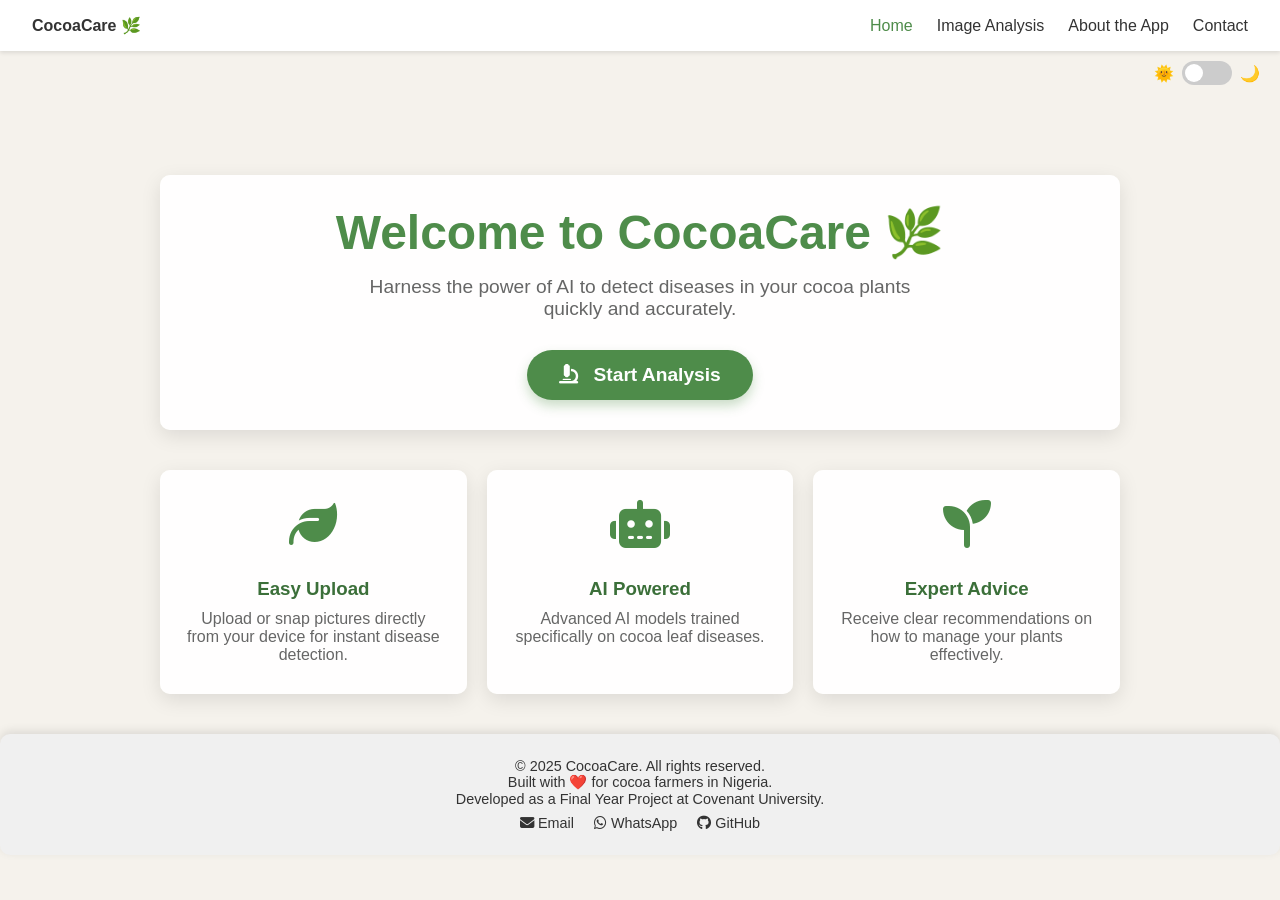
<file: index.html>
<!DOCTYPE html>
<html lang="en">
<head>
  <meta charset="UTF-8" />
  <meta name="viewport" content="width=device-width, initial-scale=1" />
  <title>CocoaCare - Home</title>
  <link rel="stylesheet" href="assets/css/styles.css" />
  <link
    rel="stylesheet"
    href="https://cdnjs.cloudflare.com/ajax/libs/font-awesome/6.5.0/css/all.min.css"
    integrity="sha512-y6PZ4Pe4LDV0cAz5rNPTiZ3tj+1lOzNMc0PbITdBAxyL5NOnFz+t0+g7G05XQuDhQJ5Ay38F63Cy6VEKZhC5Ag=="
    crossorigin="anonymous"
    referrerpolicy="no-referrer"
  />
</head>
<body>
  <nav class="navbar">
    <div class="logo">
      <a href="index.html">CocoaCare 🌿</a>
    </div>
    <ul class="nav-links" id="navLinks">
      <li><a href="index.html" class="active">Home</a></li>
      <li><a href="analysis.html">Image Analysis</a></li>
      <li><a href="about.html">About the App</a></li>
      <li><a href="contact.html">Contact</a></li>
    </ul>
    <div class="hamburger" id="hamburger">
      <span></span><span></span><span></span>
    </div>
  </nav>

  <div class="theme-toggle-container">
    <li class="theme-toggle">
    <span class="theme-icon">🌞</span>
    <label class="switch">
      <input type="checkbox" id="themeSwitch" />
      <span class="slider round"></span>
    </label>
    <span class="theme-icon">🌙</span>
    </li>
  </div>

  <div class="background"></div>

  <main class="page-content">
    <section class="hero card">
      <h1>Welcome to CocoaCare 🌿</h1>
      <p>
        Harness the power of AI to detect diseases in your cocoa plants quickly and accurately.
      </p>
      <a href="analysis.html" class="cta-button">
        <i class="fas fa-microscope"></i> Start Analysis
      </a>
    </section>

    <section class="features">
      <div class="feature card">
        <i class="fas fa-leaf fa-3x"></i>
        <h3>Easy Upload</h3>
        <p>Upload or snap pictures directly from your device for instant disease detection.</p>
      </div>
      <div class="feature card">
        <i class="fas fa-robot fa-3x"></i>
        <h3>AI Powered</h3>
        <p>Advanced AI models trained specifically on cocoa leaf diseases.</p>
      </div>
      <div class="feature card">
        <i class="fas fa-seedling fa-3x"></i>
        <h3>Expert Advice</h3>
        <p>Receive clear recommendations on how to manage your plants effectively.</p>
      </div>
    </section>
  </main>

  <script src="assets/js/script.js"></script>

  <footer class="footer card">
    <div class="footer-content">
      <p>&copy; 2025 CocoaCare. All rights reserved.</p>
      <p>
        Built with ❤️ for cocoa farmers in Nigeria.<br />
        Developed as a Final Year Project at Covenant University.
      </p>
      <div class="footer-links">
        <a href="mailto:toluwanimi.adeyemi@stu.cu.edu.ng"><i class="fas fa-envelope"></i> Email</a>
        <a href="https://wa.me/2348157596309" target="_blank"><i class="fab fa-whatsapp"></i> WhatsApp</a>
        <a href="https://github.com/1demilade" target="_blank"><i class="fab fa-github"></i> GitHub</a>
      </div>
    </div>
  </footer>
</body>
</html>
</file>
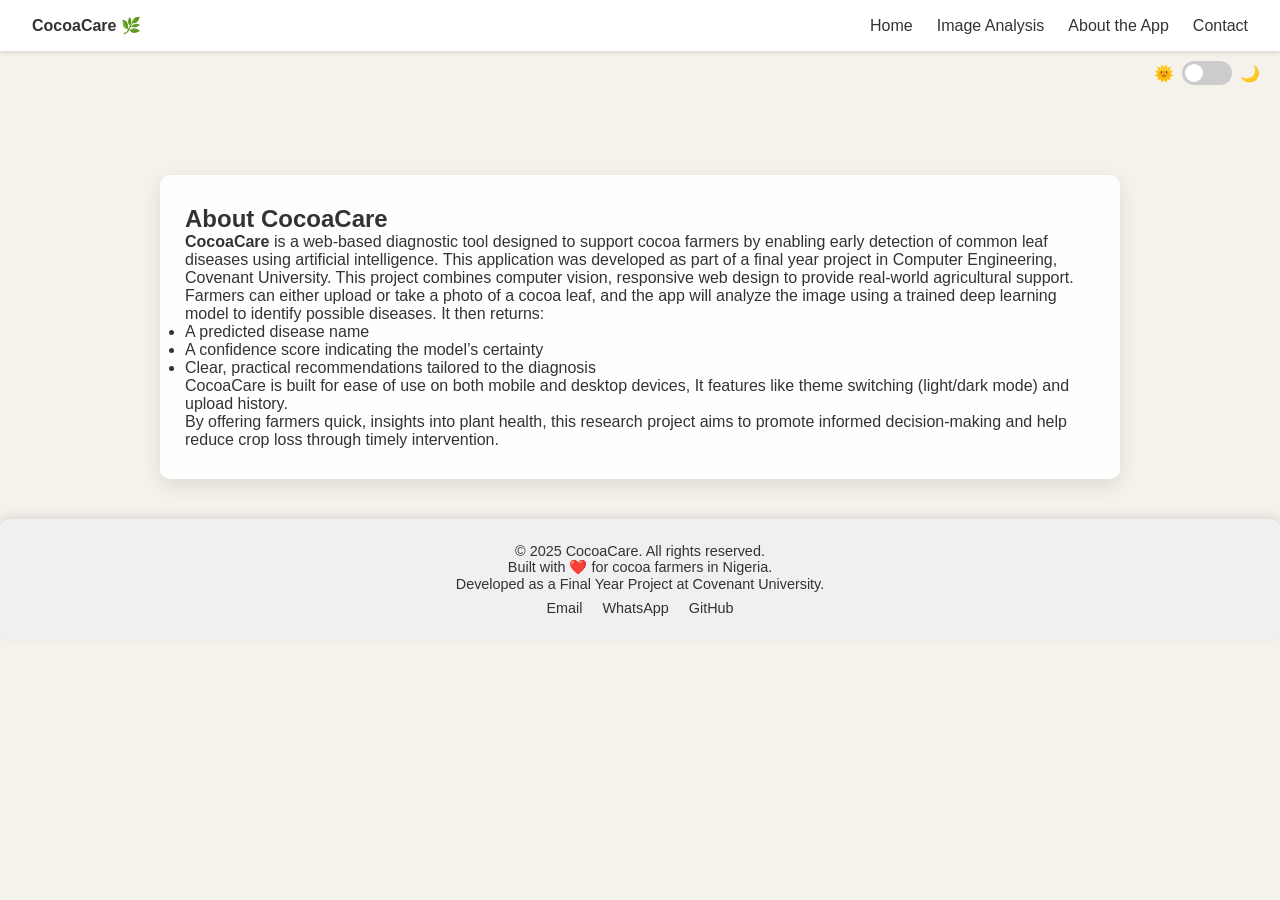
<file: about.html>
<!DOCTYPE html>
<html lang="en">
<head>
  <meta charset="UTF-8" />
  <meta name="viewport" content="width=device-width, initial-scale=1.0" />
  <title>About the App - CocoaCare</title>
  <link rel="stylesheet" href="assets/css/styles.css" />
</head>
<body>
  <nav class="navbar">
    <div class="logo">
      <a href="index.html">CocoaCare 🌿</a>
    </div>
    <ul class="nav-links" id="navLinks">
      <li><a href="index.html">Home</a></li>
      <li><a href="analysis.html">Image Analysis</a></li>
      <li><a href="about.html">About the App</a></li>
      <li><a href="contact.html">Contact</a></li>
    </ul>
    <div class="hamburger" id="hamburger">
      <span></span><span></span><span></span>
    </div>
  </nav>

  <div class="theme-toggle-container">
    <li class="theme-toggle">
    <span class="theme-icon">🌞</span>
    <label class="switch">
      <input type="checkbox" id="themeSwitch" />
      <span class="slider round"></span>
    </label>
    <span class="theme-icon">🌙</span>
    </li>
  </div>

  <div class="background"></div>

  <main class="page-content">
    <section class="card">
      <h1>About CocoaCare</h1>
      <p>
        <strong>CocoaCare</strong> is a web-based diagnostic tool designed to support cocoa farmers by enabling early detection of common leaf diseases using artificial intelligence. This application was developed as part of a final year project in Computer Engineering, Covenant University. This project combines computer vision, responsive web design to provide real-world agricultural support.
      </p>
      <p>
        Farmers can either upload or take a photo of a cocoa leaf, and the app will analyze the image using a trained deep learning model to identify possible diseases. It then returns:
        <ul>
          <li>A predicted disease name</li>
          <li>A confidence score indicating the model’s certainty</li>
          <li>Clear, practical recommendations tailored to the diagnosis</li>
        </ul>
      </p>
      <p>
        CocoaCare is built for ease of use on both mobile and desktop devices, It  features like theme switching (light/dark mode) and upload history.
      </p>
      <p>
        By offering farmers quick, insights into plant health, this research project aims to promote informed decision-making and help reduce crop loss through timely intervention.
      </p>
    </section>
  </main>

  <script src="assets/js/script.js"></script>

  <footer class="footer card">
    <div class="footer-content">
      <p>&copy; 2025 CocoaCare. All rights reserved.</p>
      <p>
        Built with ❤️ for cocoa farmers in Nigeria.<br />
        Developed as a Final Year Project at Covenant University.
      </p>
      <div class="footer-links">
        <a href="mailto:toluwanimi.adeyemi@stu.cu.edu.ng"><i class="fas fa-envelope"></i> Email</a>
        <a href="https://wa.me/2348157596309" target="_blank"><i class="fab fa-whatsapp"></i> WhatsApp</a>
        <a href="https://github.com/1demilade" target="_blank"><i class="fab fa-github"></i> GitHub</a>
      </div>
    </div>
  </footer>
</body>
</html>
</file>
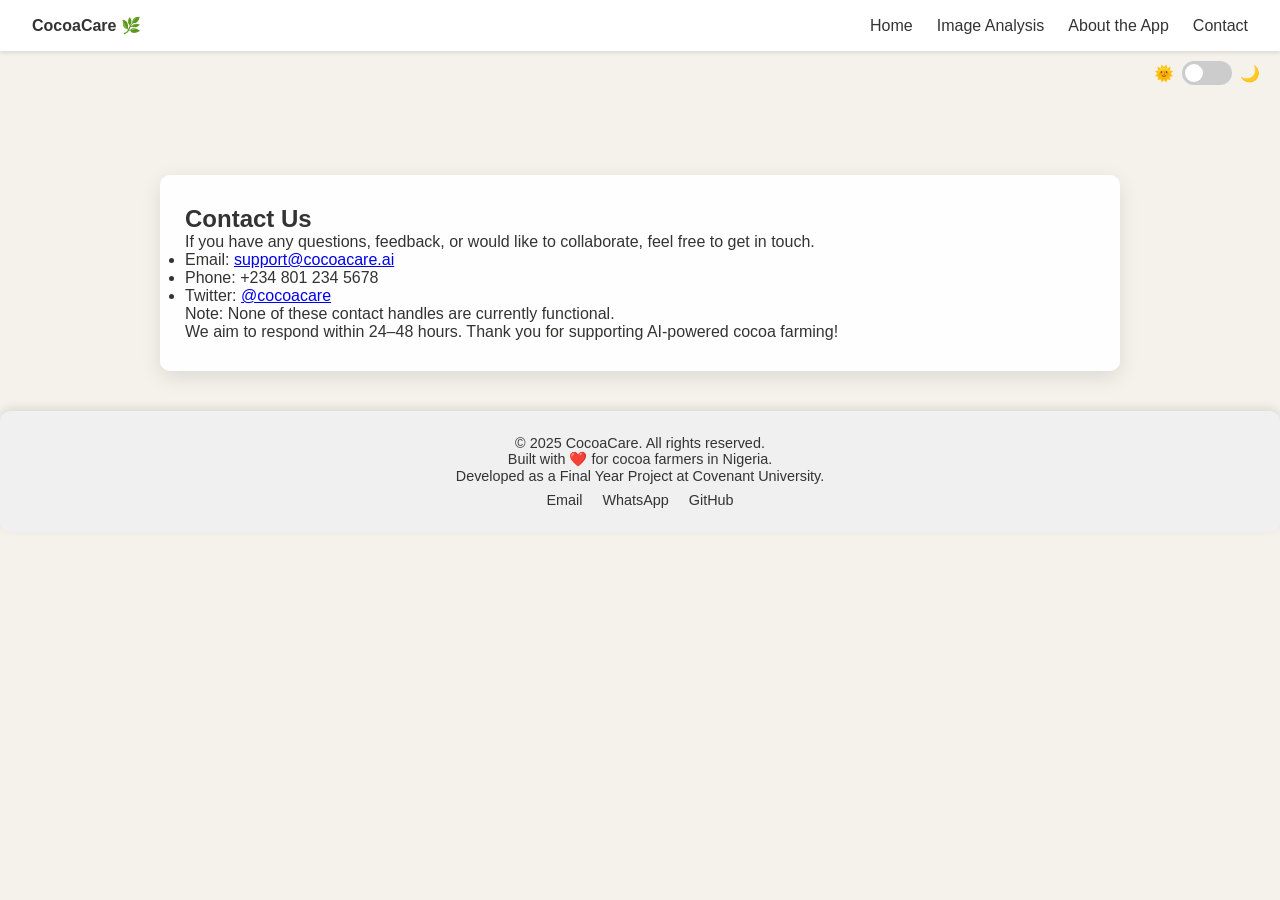
<file: contact.html>
<!DOCTYPE html>
<html lang="en">
<head>
  <meta charset="UTF-8" />
  <meta name="viewport" content="width=device-width, initial-scale=1.0" />
  <title>Contact - CocoaCare</title>
  <link rel="stylesheet" href="assets/css/styles.css" />
</head>
<body>
  <nav class="navbar">
    <div class="logo">
      <a href="index.html">CocoaCare 🌿</a>
    </div>
    <ul class="nav-links" id="navLinks">
      <li><a href="index.html">Home</a></li>
      <li><a href="analysis.html">Image Analysis</a></li>
      <li><a href="about.html">About the App</a></li>
      <li><a href="contact.html">Contact</a></li>
    </ul>
    <div class="hamburger" id="hamburger">
      <span></span><span></span><span></span>
    </div>
  </nav>

  <div class="theme-toggle-container">
    <li class="theme-toggle">
    <span class="theme-icon">🌞</span>
    <label class="switch">
      <input type="checkbox" id="themeSwitch" />
      <span class="slider round"></span>
    </label>
    <span class="theme-icon">🌙</span>
    </li>
  </div>

  <div class="background"></div>

  <main class="page-content">
    <section class="card">
      <h1>Contact Us</h1>
      <p>If you have any questions, feedback, or would like to collaborate, feel free to get in touch.</p>
      <ul>
        <li>Email: <a href="mailto:support@cocoacare.ai">support@cocoacare.ai</a></li>
        <li>Phone: +234 801 234 5678</li>
        <li>Twitter: <a href="https://twitter.com/cocoacare">@cocoacare</a></li>
        <p>Note: None of these contact handles are currently functional.</p>
      </ul>
      <p>We aim to respond within 24–48 hours. Thank you for supporting AI-powered cocoa farming!</p>
    </section>
  </main>

  <script src="assets/js/script.js"></script>

  <footer class="footer card">
    <div class="footer-content">
      <p>&copy; 2025 CocoaCare. All rights reserved.</p>
      <p>
        Built with ❤️ for cocoa farmers in Nigeria.<br />
        Developed as a Final Year Project at Covenant University.
      </p>
      <div class="footer-links">
        <a href="mailto:toluwanimi.adeyemi@stu.cu.edu.ng"><i class="fas fa-envelope"></i> Email</a>
        <a href="https://wa.me/2348157596309" target="_blank"><i class="fab fa-whatsapp"></i> WhatsApp</a>
        <a href="https://github.com/1demilade" target="_blank"><i class="fab fa-github"></i> GitHub</a>
      </div>
    </div>
  </footer>
</body>
</html>
</file>
<file: assets/css/styles.css>
/* ================================ */
/* Root Theme Variables */
:root {
  --bg-color: #f5f2ec;
  --text-color: #333;
  --accent: #4e8c4a;
  --navbar: #fff;
  --card-bg: rgba(255, 255, 255, 0.93);
  --shadow: rgba(0, 0, 0, 0.1);

  /* Additional variables for buttons and text */
  --primary-green: #4e8c4a;
  --primary-green-dark: #3b6f39;
  --text-muted: #666;
  --button-text: #fff;
  --input-border: #ccc;
  --input-bg: #fff;
  --input-bg-focus: #f0f8f0;
  --accent-dark: #3b6f39;
}

/* Dark Mode Variables */
body.dark {
  --bg-color: #1e1e1a;
  --text-color: #e0e0e0;
  --accent: #88c888;
  --navbar: #2d2d26;
  --card-bg: rgba(42, 42, 35, 0.9);
  --shadow: rgba(0, 0, 0, 0.3);

  --primary-green: #88c888;
  --primary-green-dark: #6aa66a;
  --text-muted: #bbb;
  --button-text: #eaeaea;
  --input-border: #555;
  --input-bg: #2a2a23;
  --input-bg-focus: #394030;
  --accent-dark: #6aa66a;
}

/* Dark mode background image adjustment */
body.dark .background {
  filter: blur(6px) brightness(0.3);
}

/* ================================ */
/* Global Styles */

* {
  margin: 0;
  padding: 0;
  box-sizing: border-box;
  transition: background-color 0.4s ease, color 0.4s ease, border-color 0.4s ease;
}

body {
  font-family: 'Segoe UI', sans-serif;
  background-color: var(--bg-color);
  color: var(--text-color);
  min-height: 100vh;
}

/* ================================ */
/* Logo */

.logo a {
  color: inherit;       
  text-decoration: none; 
  font-weight: bold;     
  display: inline-block; 
}

/* ================================ */
/* Navbar */

.navbar {
  background-color: var(--navbar);
  display: flex;
  justify-content: space-between;
  align-items: center;
  padding: 1rem 2rem;
  position: sticky;
  top: 0;
  z-index: 1000;
  box-shadow: 0 2px 4px var(--shadow);
}

.nav-links {
  display: flex;
  gap: 1.5rem;
  list-style: none;
}

.nav-links a {
  text-decoration: none;
  color: var(--text-color);
  font-weight: 500;
  transition: color 0.3s;
}

.nav-links a:hover,
.nav-links a.active {
  color: var(--accent);
}

/* Hamburger Menu */

.hamburger {
  display: none;
  flex-direction: column;
  cursor: pointer;
  padding: 5px;
}

.hamburger span {
  height: 3px;
  width: 25px;
  background: var(--text-color);
  margin: 3px 0;
  border-radius: 2px;
  transition: all 0.3s ease;
}

/* Hamburger animation when active */
.hamburger.active span:nth-child(1) {
  transform: rotate(-45deg) translate(-5px, 6px);
}

.hamburger.active span:nth-child(2) {
  opacity: 0;
}

.hamburger.active span:nth-child(3) {
  transform: rotate(45deg) translate(-5px, -6px);
}

/* Responsive Hamburger toggle */
@media (max-width: 768px) {
  .nav-links {
    display: none;
    flex-direction: column;
    position: absolute;
    top: 100%;
    right: 20px;
    background: var(--navbar);
    padding: 1rem;
    border-radius: 8px;
    box-shadow: 0 4px 8px var(--shadow);
    min-width: 200px;
  }
  .nav-links.show {
    display: flex;
  }
  .hamburger {
    display: flex;
  }
}

/* ================================ */
/* Theme Toggle Switch */
/* Container for toggle outside navbar */
.theme-toggle-container {
  display: flex;
  justify-content: flex-end;
  padding: 10px 20px;
  background-color: transparent;
}

.theme-toggle {
  display: flex;
  align-items: center;
  gap: 8px;
  list-style: none;
}

.theme-icon {
  font-size: 16px;
  user-select: none;
  transition: opacity 0.3s ease;
}

/* General switch styling */
.switch {
  position: relative;
  display: inline-block;
  width: 50px;
  height: 24px;
}

/* Hide the checkbox */
.switch input {
  opacity: 0;
  width: 0;
  height: 0;
}

/* The slider */
.slider {
  position: absolute;
  cursor: pointer;
  top: 0;
  left: 0;
  right: 0;
  bottom: 0;
  background-color: #ccc;
  transition: 0.4s;
  border-radius: 24px;
}

/* Circle inside the slider */
.slider:before {
  position: absolute;
  content: "";
  height: 18px;
  width: 18px;
  left: 3px;
  bottom: 3px;
  background-color: white;
  transition: 0.4s;
  border-radius: 50%;
}

/* Toggle checked state */
input:checked + .slider {
  background-color: var(--accent);
}

input:focus + .slider {
  box-shadow: 0 0 1px var(--accent);
}

input:checked + .slider:before {
  transform: translateX(26px);
}

/* ================================ */
/* Background Image */

.background {
  filter: blur(6px) brightness(0.6);
  position: fixed;
  inset: 0;
  z-index: -1;
  transition: filter 0.4s ease;
}

/* ================================ */
/* Page Content */

.page-content {
  max-width: 1000px;
  margin: 80px auto 40px;
  padding: 0 20px;
  display: flex;
  flex-direction: column;
  gap: 40px;
  color: var(--text-color);
  position: relative;
  z-index: 10;
}

/* ================================ */
/* Card */

.card {
  background-color: var(--card-bg);
  color: var(--text-color);
  box-shadow: 0 6px 20px var(--shadow);
  border-radius: 10px;
  padding: 30px 25px;
  transition: all 0.3s ease;
}

.card:hover {
  transform: translateY(-2px);
  box-shadow: 0 8px 25px var(--shadow);
}

/* ================================ */
/* Analysis Page */

.analysis-page {
  padding: 2rem;
  display: flex;
  flex-wrap: wrap;
  gap: 2rem;
  justify-content: center;
}

.upload-section,
.results-section {
  background-color: var(--card-bg);
  border-radius: 10px;
  box-shadow: 0 4px 12px var(--shadow);
  padding: 1.5rem;
  flex: 1 1 40%;
  max-width: 500px;
}
.upload-section {
  display: flex;
  flex-direction: column;
  align-items: center;
  justify-content: center;
}

.upload-section h1 {
  margin-bottom: 1rem;
  text-align: center;
}

.upload-buttons {
  display: flex;
  justify-content: center;
  gap: 10px;
  flex-wrap: wrap;
}

/* Button styling for upload and take photo buttons */
#uploadInput,
#cameraInput {
  display: none;
}

.btn {
  background-color: var(--accent);
  color: var(--button-text);
  border: none;
  padding: 12px 20px;
  margin: 8px 4px;
  border-radius: 6px;
  cursor: pointer;
  font-size: 16px;
  font-weight: 500;
  display: inline-block;
  text-align: center;
  transition: all 0.3s ease;
  box-shadow: 0 2px 5px rgba(0,0,0,0.15);
  user-select: none;
  text-decoration: none;
}

.btn:hover {
  background-color: var(--accent-dark);
  transform: translateY(-1px);
  box-shadow: 0 4px 8px rgba(0,0,0,0.2);
}

.btn:active {
  transform: translateY(0);
}

.submit-btn {
  background-color: #28a745;
  margin-left: 0;
}

.submit-btn:hover {
  background-color: #218838;
}

/* Image preview styles */
#imagePreview {
  max-width: 100%;
  max-height: 300px;
  margin: 15px auto;
  border-radius: 8px;
  box-shadow: 0 4px 8px var(--shadow);
  display: none;
}

/* Responsive */
@media (max-width: 480px) {
  .btn {
    width: 100%;
    margin: 8px 0;
  }
}

button[type="submit"] {
  background-color: var(--accent);
  color: var(--button-text);
  border: none;
  padding: 0.7rem 1.5rem;
  border-radius: 5px;
  cursor: pointer;
  font-weight: bold;
  margin: 15px auto 0;
  display: block;
  transition: all 0.3s ease;
}

button[type="submit"]:hover {
  background-color: var(--primary-green-dark);
  transform: translateY(-1px);
}

/* Loading state */
.loading {
  text-align: center;
  margin-top: 1rem;
  font-weight: bold;
  color: var(--accent);
  display: none;
}

/* Spinner Styles */
.spinner {
  margin: 0 auto 10px auto;
  border: 4px solid var(--input-border);
  border-top: 4px solid var(--accent);
  border-radius: 50%;
  width: 36px;
  height: 36px;
  animation: spin 1s linear infinite;
}

@keyframes spin {
  0% { transform: rotate(0deg); }
  100% { transform: rotate(360deg); }
}

/* Result Card */
.result-card {
  padding: 1rem;
}

.result-card h2,
.result-card p {
  margin: 0.5rem 0;
  text-align: center;
}

/* ================================ */
/* Home Page */

.hero {
  text-align: center;
  font-family: "Segoe UI", Tahoma, Geneva, Verdana, sans-serif;
}

.hero h1 {
  font-size: 3rem;
  margin-bottom: 15px;
  color: var(--primary-green);
}

.hero p {
  font-size: 1.2rem;
  max-width: 600px;
  margin: 0 auto 30px;
  color: var(--text-muted);
}

.cta-button {
  display: inline-block;
  background-color: var(--primary-green);
  color: var(--button-text);
  padding: 14px 32px;
  font-size: 1.2rem;
  font-weight: 600;
  border-radius: 50px;
  text-decoration: none;
  box-shadow: 0 6px 12px rgba(78, 140, 74, 0.3);
  transition: all 0.3s ease;
}

.cta-button i {
  margin-right: 10px;
}

.cta-button:hover,
.cta-button:focus {
  background-color: var(--primary-green-dark);
  box-shadow: 0 8px 20px rgba(78, 140, 74, 0.4);
  transform: translateY(-2px);
  outline: none;
}

/* Features grid */
.features {
  display: flex;
  gap: 20px;
  justify-content: center;
  flex-wrap: wrap;
}

.feature {
  flex: 1 1 280px;
  text-align: center;
}

.feature i {
  color: var(--primary-green);
  margin-bottom: 15px;
}

.feature h3 {
  margin: 15px 0 10px;
  color: var(--primary-green-dark);
}

.feature p {
  color: var(--text-muted);
  font-size: 1rem;
}

/* ================================ */
/* About Page */

.about-page p {
  font-size: 1.15rem;
  line-height: 1.6;
  margin-bottom: 20px;
  color: var(--text-muted);
}

.team-features {
  display: flex;
  gap: 20px;
  flex-wrap: wrap;
  justify-content: center;
  margin-top: 30px;
}

.team-features .feature {
  flex: 1 1 280px;
  text-align: center;
}

/* ================================ */
/* Contact Page */

.contact-page {
  display: flex;
  flex-wrap: wrap;
  gap: 30px;
  justify-content: center;
}

.contact-info {
  flex: 1 1 350px;
  line-height: 1.5;
  color: var(--text-muted);
}

.contact-info h1 {
  margin-bottom: 15px;
  color: var(--primary-green-dark);
}

.contact-list {
  list-style: none;
  padding: 0;
  margin-top: 15px;
}

.contact-list li {
  margin-bottom: 12px;
  font-size: 1.1rem;
  display: flex;
  align-items: center;
  gap: 10px;
  color: var(--text-muted);
}

.contact-list li i {
  color: var(--primary-green);
  min-width: 20px;
}

/* Contact Form */

.contact-form-section {
  flex: 1 1 350px;
  background-color: var(--card-bg);
  border-radius: 10px;
  padding: 25px;
  box-shadow: 0 6px 20px var(--shadow);
  color: var(--text-color);
}

.contact-form-section h2 {
  margin-bottom: 20px;
  color: var(--primary-green-dark);
  font-size: 1.8rem;
}

.contact-form-section form {
  display: flex;
  flex-direction: column;
  gap: 15px;
}

.contact-form-section label {
  font-weight: 600;
  font-size: 1rem;
  color: var(--text-color);
}

.contact-form-section input,
.contact-form-section textarea {
  padding: 10px 14px;
  border-radius: 6px;
  border: 1.5px solid var(--input-border);
  font-size: 1rem;
  resize: vertical;
  background-color: var(--input-bg);
  color: var(--text-color);
  transition: all 0.3s ease;
}

.contact-form-section input:focus,
.contact-form-section textarea:focus {
  outline: none;
  border-color: var(--accent);
  background-color: var(--input-bg-focus);
  box-shadow: 0 0 0 3px rgba(78, 140, 74, 0.1);
}

.contact-form-section button[type="submit"] {
  background-color: var(--primary-green);
  color: var(--button-text);
  font-weight: 700;
  padding: 12px 20px;
  border: none;
  border-radius: 50px;
  cursor: pointer;
  font-size: 1.2rem;
  transition: all 0.3s ease;
}

.contact-form-section button[type="submit"]:hover {
  background-color: var(--primary-green-dark);
  transform: translateY(-1px);
}

/* ================================ */
/* Footer */

.footer {
  background-color: var(--navbar);
  color: var(--text-muted);
  text-align: center;
  padding: 1.5rem 20px;
  font-size: 1rem;
  box-shadow: 0 -3px 10px var(--shadow);
  margin-top: 40px;
  user-select: none;
}

/* ================================ */
/* Utility Classes */

.text-center {
  text-align: center;
}

.margin-top-lg {
  margin-top: 40px;
}

.no-select {
  user-select: none;
}

.footer {
  margin-top: 2rem;
  padding: 1.5rem;
  text-align: center;
  font-size: 0.9rem;
  background-color: #f0f0f0;
  color: var(--text-color);
  border-top: 1px solid var(--border-color);
}

body.dark .footer{
  background-color: #1e1e1e;
  color: #ccc;
  border-top: 1px solid #333;
}

.footer .footer-links {
  margin-top: 0.5rem;
}

.footer .footer-links a {
  margin: 0 0.5rem;
  color: var(--primary-color);
  text-decoration: none;
}

.footer .footer-links a:hover {
  text-decoration: underline;
}

/* ================================ */
/* Responsive Design Improvements */

@media (max-width: 768px) {
  .hero h1 {
    font-size: 2.5rem;
  }
  
  .features {
    flex-direction: column;
    align-items: center;
  }
  
  .feature {
    max-width: 400px;
  }
  
  .page-content {
    margin-top: 40px;
    padding: 0 15px;
  }
  
  .theme-toggle-container {
    padding: 10px 15px;
  }
}

@media (max-width: 480px) {
  .hero h1 {
    font-size: 2rem;
  }
  
  .hero p {
    font-size: 1.1rem;
  }
  
  .cta-button {
    padding: 12px 24px;
    font-size: 1.1rem;
  }
}
</file>
